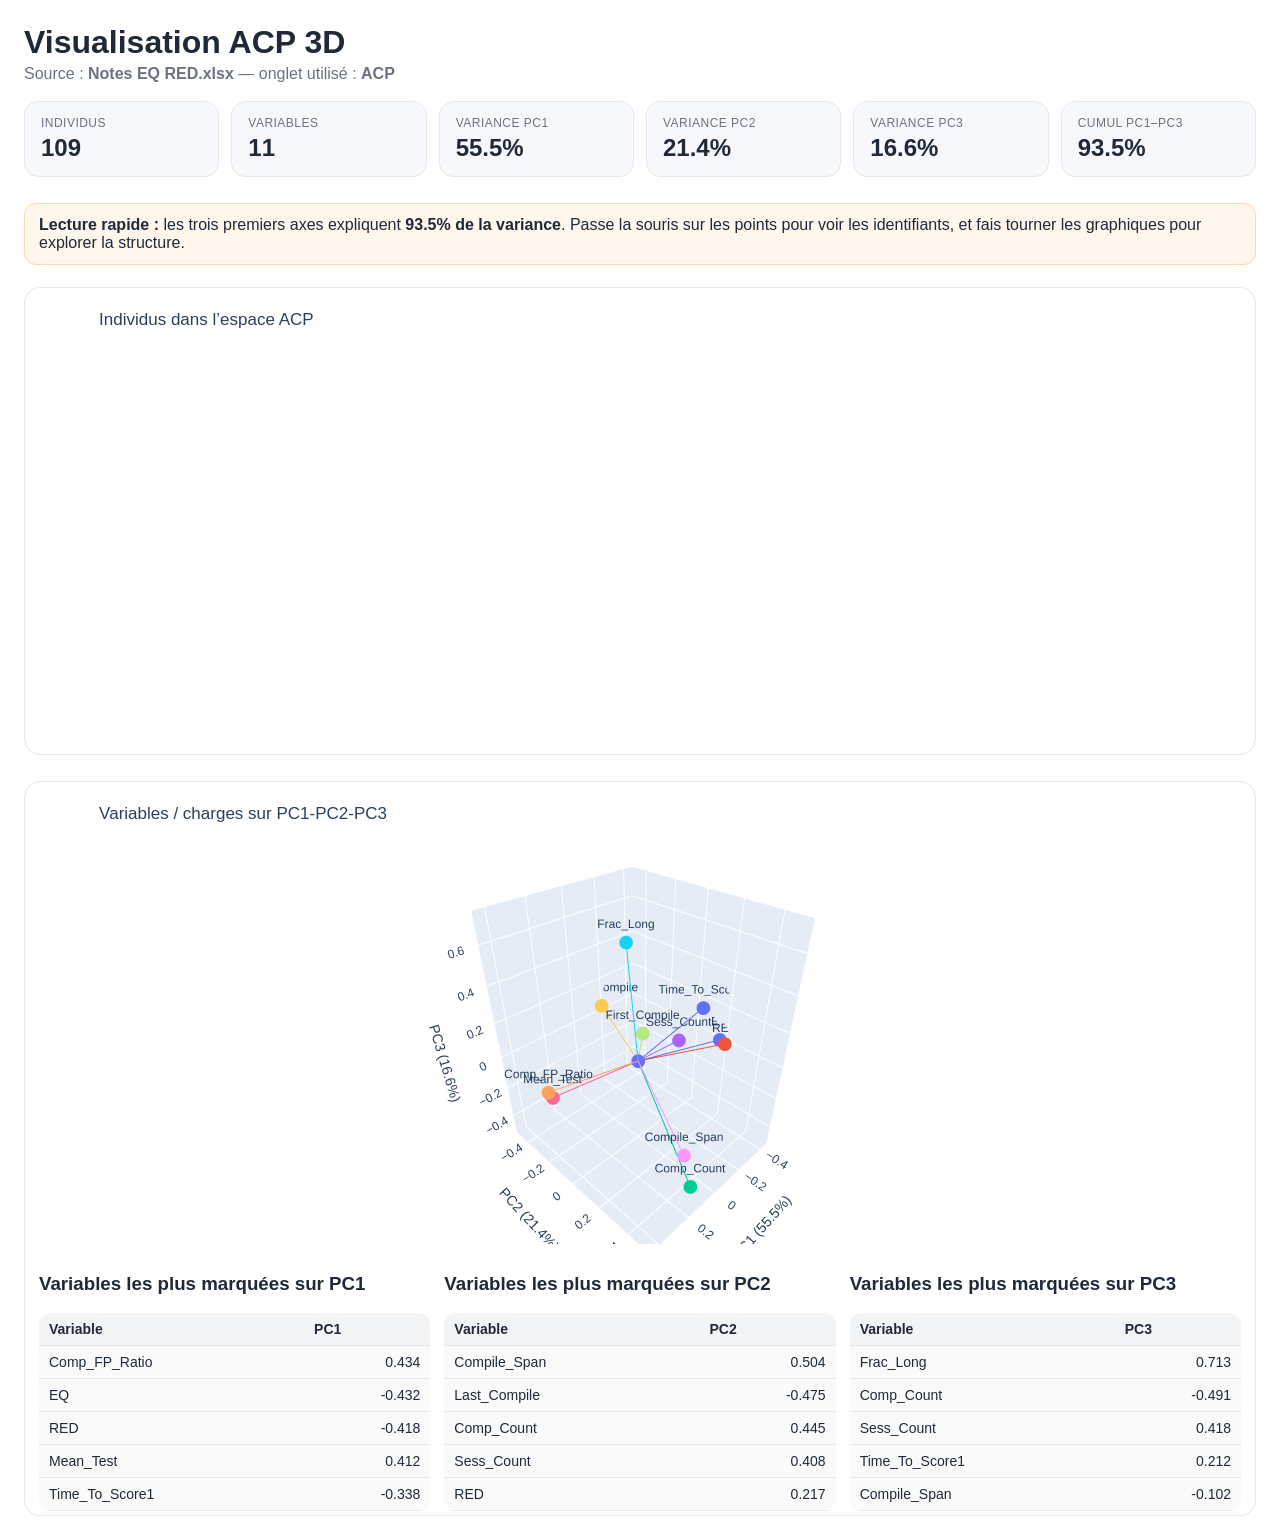
<file: Tools/visualisation_acp_3d.html>
<!DOCTYPE html>
<html lang="fr">
<head>
  <meta charset="utf-8">
  <title>Visualisation ACP — Notes EQ RED (6).xlsx</title>
  <script src="https://cdn.plot.ly/plotly-2.32.0.min.js"></script>
  <style>
    body {
      font-family: Inter, Arial, sans-serif;
      margin: 24px;
      color: #1f2937;
      background: #ffffff;
    }
    h1 { margin-bottom: 4px; }
    .subtle { color: #6b7280; margin-top: 0; }
    .cards {
      display: grid;
      grid-template-columns: repeat(auto-fit, minmax(160px, 1fr));
      gap: 12px;
      margin: 18px 0 26px;
    }
    .card {
      background: #f7f8fb;
      border: 1px solid #e5e7eb;
      border-radius: 14px;
      padding: 14px 16px;
    }
    .label { font-size: 12px; color: #6b7280; text-transform: uppercase; letter-spacing: .04em; }
    .value { font-size: 24px; font-weight: 700; margin-top: 4px; }
    .grid {
      display: grid;
      grid-template-columns: 1fr;
      gap: 26px;
    }
    .panel {
      border: 1px solid #e5e7eb;
      border-radius: 16px;
      padding: 12px 14px 4px;
    }
    .tables {
      display: grid;
      grid-template-columns: repeat(auto-fit, minmax(220px, 1fr));
      gap: 14px;
      margin-top: 10px;
    }
    table {
      width: 100%;
      border-collapse: collapse;
      font-size: 14px;
      background: #fafafa;
      border-radius: 12px;
      overflow: hidden;
    }
    th, td {
      padding: 8px 10px;
      border-bottom: 1px solid #e5e7eb;
    }
    th {
      background: #f3f4f6;
      text-align: left;
    }
    .note {
      background: #fff7ed;
      border: 1px solid #fed7aa;
      border-radius: 12px;
      padding: 12px 14px;
      margin: 18px 0 22px;
    }
  </style>
</head>
<body>
  <h1>Visualisation ACP 3D</h1>
  <p class="subtle">Source : <b>Notes EQ RED.xlsx</b> — onglet utilisé : <b>ACP</b></p>

  
<div class="cards">
  <div class="card"><div class="label">Individus</div><div class="value">109</div></div>
  <div class="card"><div class="label">Variables</div><div class="value">11</div></div>
  <div class="card"><div class="label">Variance PC1</div><div class="value">55.5%</div></div>
  <div class="card"><div class="label">Variance PC2</div><div class="value">21.4%</div></div>
  <div class="card"><div class="label">Variance PC3</div><div class="value">16.6%</div></div>
  <div class="card"><div class="label">Cumul PC1–PC3</div><div class="value">93.5%</div></div>
</div>


  <div class="note">
    <b>Lecture rapide :</b> les trois premiers axes expliquent <b>93.5% de la variance</b>.
    Passe la souris sur les points pour voir les identifiants, et fais tourner les graphiques pour explorer la structure.
  </div>

  <div class="grid">
    <div class="panel">
      <div>                            <div id="16dde5df-466f-4de5-86d1-9fe91eab28d1" class="plotly-graph-div" style="height:100%; width:100%;"></div>            <script type="text/javascript">                window.PLOTLYENV=window.PLOTLYENV || {};                                if (document.getElementById("16dde5df-466f-4de5-86d1-9fe91eab28d1")) {                    Plotly.newPlot(                        "16dde5df-466f-4de5-86d1-9fe91eab28d1",                        [{"customdata":[["351cff49ce968bd6bb542470c3004131a5042932b5f2cb0e7ea8492770b77485",2.3225172587399645],["cef23c3f251969f778435219b38afa60f2e41b3927e82fa6d43de8c59f93f883",2.655871856732173],["c547e37e3c5d2add9a3cb5fdeecfbc779e0ee9d6a7dbb489c799cc94e7b9abd2",2.7024228069667413],["098d08de95d38eeec0842ad11e1e98d03c5afff456588f8ec0e9b2842aae39a3",3.0735214629706102],["b2c90b16a2864cf16993f00192cdb13ee656ac6cd53f745acd473a25224cd05d",4.947427619022537],["6a91389bf293538f8bfd1747ffc38730176f9e72e8ed7004fabc8cd25e69df6b",2.505952477445053],["93a7aef5296e288f3a39f8c1c0dcb8935c9657f5c87378408e5d1910444e7c70",2.6401421747356713],["76b0bf253c0d17b6f275cc641729eda42ebed851893da32c132515023ab1e4e1",1.191200565909033],["9323ada035535298a0de65f40698a45122446c861947978f1be17123ecf09a53",4.286588123258053],["bd41cbdc04707f80b319802470a1871b99d36766f9d020cc0f9a569a4d1bb54b",3.2501994862686505],["5c075290e921279538ad0cbf9786e8855bd2c7f97a066c94d059d313cb34273b",2.7609468665466927],["d9381190f981d16a88149206249465bb181ce58d6359562dea944f4d477363e3",2.338140677159525],["48f565383f47c6752893810686bd0c5f07fef08e34bc22a3f398d3b8c8db7c43",2.8410799625089753],["ca1b7797566e850c3e583a2fbda610a51d5504ca9b0d611a0a3e2770c912d52d",1.0260271070507834],["bee686e3fcc9f3886386d09a5bbd6f4779d852c8bb282b0b6185be70704d9207",3.18194324430465],["950ed53de307960251af3e387e595945da87494d2d2edf58b103f58f4ccfef78",3.1968811313610024],["7ce2ef889fd3931ddf910c65e58e6b626f658d713486152c54f9f8a0e6f37375",3.2046590490086464],["109c6e9ad83923fec425f5948621a620bad8efb25d507dbead8bcfa627bc55e6",2.8541261634589667],["e3d00c0bcfea6e4a68c5c4842d0bedac5e761cfa5be62ec60aae839f44a7f555",2.702395726910661],["091dc109aa58c7a670f4b61bc23df548fec73c05c7582dfb7c51f3a925d3618f",3.9119210239186835],["7854ad4022596904b137ebbb044e0bbbd2f590b0dac7f5a46d9991f3c049d647",4.38356715090644],["95e604186e18386f749a6d26e0868477c65803267b7c4d7bf606f77b8bbe1da4",2.2611960743440624],["fcf731e2be9a1377e7aed9c84be49e59ff2b3595fd86235d37d58011462b8fcf",4.215230408050431],["d981675479ab443031cba32f40c3dca9e031547c59346a4c0ea7c624c054d936",1.843201892062831],["ad1624c5c3a02a3a3b3dcb044b912998b64ca2e7cd54abe79476f86a41a3234b",3.5471779591862878],["8c496c831c776415f7491e6de8457bb88c62eefeff270c8e0dbec39b78b9413d",2.2260868958378515],["5e8589d4cd67c4b88f84e378d72875ccd07de5c9e20cc666bbf217de9d3567b4",2.876224873810461],["5d60fc4768a0d01e3d533d2d5353bdffb58877bc2971bc7053a54071fa4c2f49",2.094454163419911],["8630de5bd303be8b63ba99b787f0f5ed4422765c8917b234cb8a2af6b762ca1d",2.8866778221315244],["88faa9b4e525ea83f6efab60ae88469da5222f0b0f52c16c3af4e4763baa1daf",2.448539403138737],["fa7805c1d46ef49851de43750a665a993eef750b560159967106d3b96821759c",0.7516878441554047],["080e819b7f2ec7fdf5df10abc0092a6ae39db49584244ea555a9ce18c8d57c53",3.129124867335754],["effa5fafd71a87510e477792561dc4c6a0d7a624d93f5ee78db77ac7c2a41d63",2.801427582629078],["eefcecf5c7183df8d369a35df238dd9fd990564264dcadc7bafacbafbef888ac",4.880869379038431],["23d73ca299f02110f10fe0b18902fd2ea5ad124d3a061f110083353b3899c369",1.4981959988419404],["753b3dfbf00b265816877af61db67c39ee3fae2b4e0a7b8f387b5163ff85b1bc",3.6902717496971684],["bd7739509fa70c858197ea24926c2c696b797f60240eac8fe389b1d67ce663be",4.013107722955116],["cf13a4b65841c7dceb8412708517c5be0cdedb328ac511655c4a95ee813d548b",2.8913830684497683],["53b87d41de61b0eb5ef6562222f1f3bcd5b5ce1da053e57f47b6ed23d7aa8502",4.3264843528080625],["d24b87329bb09b449a89676a4e96858c289cdfad521c03fb9ce166a83aceb603",1.9751509437096193],["0973288c77f97c9245c444f90526bc6137bc40b48200197fd5bb6134f618f165",2.5264768691715744],["9181e670a018653889d5263448f199379588274b90c51348445093423b56396b",2.569535253048496],["0ff8e00eabc873cbfaa0832c3aa0e4a4b03e6f72593a71ecf7e5b2e4d0c82e06",3.0366812778880825],["fe48d6db483ac4bd61b017d826272e803a5ba40fca9dcc14ce181a1331e1fa18",4.02826040523549],["c8d01afd1e4a742fb48896441f92f6f4f1c21f02b0059b58f21e1c6efb099eb2",2.246811939125747],["d3f0d126711eb978e948a2cbeb9c2b2b0ffa79541fe717c41575d91f5e21aa61",2.8503431739413414],["f8461dec16e4e6cc62d1cadd424373bdf634bdc01764d3df74cd9fff9658baff",2.571464845312298],["4557b3c2bc31d36048e3c48befc7212d35b7d0d885d3d1f102c9060238b5090a",1.527824076588008],["33d11b837cec96010145671e6661210fd68f3004627f8929038256ca7a8d8ebf",1.7156757438204924],["60dc13afd9db46855db7cb4b46b2429c473ae61d93c867bb13914cc0ee137a78",1.8856180517633998],["0685c8001a43b03e0a155e1afa0c7bec2f4e82d24f7ce4843b25a441c45dd335",4.090885599641599],["6d7f68c6bb26c8342bf3a3e21bb30c4a24aa6ccd9d3319af32684e6641052dcd",2.227773371728821],["6b6e8c7036722d03a34126403e7106d3512a2d4b72bcd8bde651614e8ad42d7b",2.265454992285876],["aeff5cdc8c731a2b16beb6f260aeeca455401bc2ddb229aa87a464475f95b1ca",4.761595463591695],["69ea8e8a316c3f982db0286a71ca33c251b858994e27bb848e628967df9d15f9",5.531272876016966],["a000fa4903a3a8290435e1735ea6773bf2f2a14d1b5e564b6ab0e060b8e38688",2.2521901771888624],["89b998636f98304acf1f5a475b5fad130ac8020d521969a48412173d2ac0971f",2.6363578292379053],["23e416c6f9deb987ac8f8f136e8551133ba63c734122e2f82eaeec72b03bad9e",2.4111900579498085],["349cf265b30475874348c4e1b4520dc39d2668fe73f446cde11ed834aef06f6d",1.6716773225168189],["48002b47ecdcaeb4828400130c7d77959319f9ae612dfbd03a91f7422c093ac7",2.3331044720882086],["f837bce807410ac6f8b52fcee81a1ffaa2d7f77755861f2e6f2b482bff0f6fe9",4.651142337998806],["d87811d4a1e9ba86c382fda19de6f7d1ad04b42f8c0dceeb81cd7cafc1008ed8",1.6127327193267333],["95944dae06f4e15b8e63e41064092bc51db9f568df5abcdb866112b0a58a759a",3.8837307372741483],["ea47fdcc277117bd663900f36ab09bad41ea1af083ccbc63647b5838e1056ebc",2.952249823157417],["bfe01fd74f4a333b18002bc2d02ce800bee2e244cc59a5156ca3fcc5a0cdce00",2.4710725091791623],["345dad5114b3cd453211fb2463b2677b927fb8bed5528f041e0451dfd0f2dca2",1.9021609165814548],["22d436278c2d2678362e2b3102b5bfa9227eecad30f599801b730e0cc7acd1c6",3.8756812738218036],["2a9dda5adde456cb4c1ec3735fde1d4591c3b0780ef3d82b8c7fed613382e82f",1.7705071254849556],["aa3e744d9ea1bfef5bac5c29b695be41bbe453b6bf59bb5ff04d04fe3ddb9b7e",2.443040046164205],["e4380b18857e28837873b807b4ee2bee2e199a3536f56fb56fb5949de4c17a77",3.023719409664362],["cbdbb864a7b15c5903aa09adff018a3d184f25c250b86926a5bc3fd9d9169037",2.6351304841939043],["4082ac64b81101cbebcabd3b8b597bf7966896898674d507e118e3c0367ac800",4.989384729079428],["f1adcb66d665ecba393da1490aca01e322bebd658ae2ef41aadee9ec7106def2",3.244328954250324],["7026047c5e9f18234ed92d0bc1518a2a4944fc2a9a0bb90628e20b2d93e7f9ae",1.3721822076929142],["c38594bec27d288cfe5bd031cde0cff4c46de188336f74ff3f79854c88c65b00",1.987848280988265],["4d1ccd3b1393438168aeac88ee6d753d95c33c77fcc46afa13a5415a265323c2",1.439321578598056],["de14d69ecb05cea275dcf6a7cb707626315f3e81931958d7d7b15131368cf4d6",2.2978697803550574],["f421319a6d338f4c75d9ce493c2ab35aa31da5115a045fb9149446903d5f1141",1.3125363344288796],["db2e162c7c1734ed5a58abc1706b9efbbdadbd2ba5f77bea6911a1aabd5e0831",4.281948347351472],["570df8c7a9f77bb2889ba29eb35271e4e2340fd1709d075882800ac637643e15",4.845243592653005],["cec0a384f41fb2446aff0043657c7e32479dd58e701084dde0bcc28f161aa2b1",2.157270460883614],["2f002333e3ee078069a370adede771895a413b747a8039cfe1f8b6d5f579fcc5",2.0836224621195174],["125ae2e6409e498cf96017e4f7168a1612ea2f181a0ea99530cfafb7b3a64807",1.0696045329751553],["a35833a67176bfc8c1457633e2e41ffb5e4bf6aac7127377e8b9881caf1cf52e",3.023708156294354],["6dd7cb5359f54edb9eb0becd33d19118d3e93e266ef7644cf7b9ad2b9ed1262d",2.240338058712122],["f8dac969c272aabb2ba0adebac1b711f0f174a8288053069be5391c65bb027c3",2.0438993721954613],["453482ae02a485dd6eda2426eae4181835e1451a36229f550d4efb9d8a7a9470",2.75909572682881],["275839578ec60b5084d5e18fccb01310e9f1b78293cad00bec043945e0f3e629",2.9497275999783437],["73da0df025bd69a83446ff2c9628a7f2f1ff34bff9e343059e17e4d31a6218d3",4.314742443883412],["438f91a3a02080977006d5b4ee2c29f6e0d0b58e848dc92712f3982a1449f481",2.6288560007185633],["b2739ffce4a91e9880373035f1a135a3772577ebe8a9e985482de17ccedccefd",2.4118322287706913],["322817f4854f2f71b85db9d2e7c04e4a44c91ea866c689f277a658abc7d22b12",2.4841271137824252],["8dd7d47134248a03ffb88fe97e5ab8501d976a5d539ff01c30727b79ede1424f",3.094631883788765],["40c1d250c97702986524dae1c4014dbac4abddab4fbfd395737f4e2fe64a247d",2.408699889749032],["d46637522853433efdf1806e2e5336c312d5ba0ff0a32b80468e96b8abf11c04",2.1593472404486036],["bb0c30cc3cd79a7b954b6a58338b43ab5c258562b868a12e26fa432eed432da9",3.340819818735964],["fcc829e7dd1db87335c46064982f06853c8a5c39399202b284952458b04f0d5d",1.2958428882939474],["7018f9f84b61c5801779302689a34fef5b2e9d95f52479d9ef486efda2e55c21",3.3447031005039896],["86d73054aa9c80dbfbfce326489454f67087052ce0720f75ec87b849d851ce2b",2.564202263033281],["8535ef1089f557f019e2fa787114fa1819dadf2106ea8f0b82f86e57f914ea2d",1.1064334521714354],["3d85bc081b5cbae4e23792cd67c1c0fd9af811e86418a20d777c3fbe812ba910",3.0670692759670426],["a1a57315af0421443e73ff39f4cc4afaabfb05e5c435fafd3504fd91ab223453",4.791113770991981],["aff3f9448ca917cc6f9b0fa8f92a2dadcee4f890337259421ce866e71ff22c49",1.0806834619739492],["78cb6709ef3e4aa9ec5148bce49e841e9a6257b64dff512fdffde18f1e1fcd14",2.5527867467424694],["519b74a02a32927ee8af772a01038d36736eb2aaeb604f8a15719710d72ccc04",2.7787535603072113],["6b689d246c11ea35bf66a151aa4d7d83d1e1b11f9f3a3876c5d609048ea310f8",0.7043567274733734],["155464e7a35faffd6b3b4f2e6b757098204e8a24221641b58ee8156acfd2e1fc",1.453370142953611],["a1437f4d7c5982c950cc3bb1cfab162aa1470eb7263b45d865b404015088558b",2.7792903693103033],["4225b96eae6636e51ed4b87746263b9e5d0e927d67326324fbf1544230fa6fb8",1.7931410213825907]],"hovertemplate":"\u003cb\u003e%{hovertext}\u003c\u002fb\u003e\u003cbr\u003e\u003cbr\u003ePC1=%{x:.3f}\u003cbr\u003ePC2=%{y:.3f}\u003cbr\u003ePC3=%{z:.3f}\u003cbr\u003eSubjectID=%{customdata[0]}\u003cbr\u003eDistance=%{marker.color:.3f}\u003cextra\u003e\u003c\u002fextra\u003e","hovertext":["351cff49ce…","cef23c3f25…","c547e37e3c…","098d08de95…","b2c90b16a2…","6a91389bf2…","93a7aef529…","76b0bf253c…","9323ada035…","bd41cbdc04…","5c075290e9…","d9381190f9…","48f565383f…","ca1b779756…","bee686e3fc…","950ed53de3…","7ce2ef889f…","109c6e9ad8…","e3d00c0bcf…","091dc109aa…","7854ad4022…","95e604186e…","fcf731e2be…","d981675479…","ad1624c5c3…","8c496c831c…","5e8589d4cd…","5d60fc4768…","8630de5bd3…","88faa9b4e5…","fa7805c1d4…","080e819b7f…","effa5fafd7…","eefcecf5c7…","23d73ca299…","753b3dfbf0…","bd7739509f…","cf13a4b658…","53b87d41de…","d24b87329b…","0973288c77…","9181e670a0…","0ff8e00eab…","fe48d6db48…","c8d01afd1e…","d3f0d12671…","f8461dec16…","4557b3c2bc…","33d11b837c…","60dc13afd9…","0685c8001a…","6d7f68c6bb…","6b6e8c7036…","aeff5cdc8c…","69ea8e8a31…","a000fa4903…","89b998636f…","23e416c6f9…","349cf265b3…","48002b47ec…","f837bce807…","d87811d4a1…","95944dae06…","ea47fdcc27…","bfe01fd74f…","345dad5114…","22d436278c…","2a9dda5add…","aa3e744d9e…","e4380b1885…","cbdbb864a7…","4082ac64b8…","f1adcb66d6…","7026047c5e…","c38594bec2…","4d1ccd3b13…","de14d69ecb…","f421319a6d…","db2e162c7c…","570df8c7a9…","cec0a384f4…","2f002333e3…","125ae2e640…","a35833a671…","6dd7cb5359…","f8dac969c2…","453482ae02…","275839578e…","73da0df025…","438f91a3a0…","b2739ffce4…","322817f485…","8dd7d47134…","40c1d250c9…","d466375228…","bb0c30cc3c…","fcc829e7dd…","7018f9f84b…","86d73054aa…","8535ef1089…","3d85bc081b…","a1a57315af…","aff3f9448c…","78cb6709ef…","519b74a02a…","6b689d246c…","155464e7a3…","a1437f4d7c…","4225b96eae…"],"legendgroup":"","marker":{"color":{"dtype":"f8","bdata":"QXi17YOUAkB5QHi+OT8FQOkXP9mPngVATxq4a5KWCECjHTx3KsoTQEin\u002f88wDARAfj1K3AIfBUBV5RhTKA\u002fzP+xCY1t3JRFAtP+XlmgACkBofo5PaxYGQJbHbhmDtAJAKmCiIYi6BkBQe1lmm2rwPwQi4KiedAlA7igjajaTCUCulJJIJKMJQLW2FRlA1QZAlXOfpoGeBUDoH\u002fI\u002fnUsPQCvaw9PFiBFA7jWp9+0WAkCwuS5cZdwQQOdcZUTBff0\u002fhWB+1p5gDED+a32lBs8BQEipxy+CAgdAYOA2L3HBAECwJcGK6hcHQPyVm9OblgNAuFduqtMN6D+PdVKecggJQKkITN1SaQZAUhJcnwKGE0ATYyBenPj3P5Jq8jGthQ1ARKtlHGwNEEBdmTlyjSEHQIzdB+pRThFAdVc+4Dea\u002fz8AijmBOTYEQFgZrn9ojgRACT3HjR9LCEBVCLFL8BwQQJx1tol4+QFAo6PTuIDNBkCucCspXJIEQFHKr6j3cfg\u002f6P2jaGhz+z\u002f4IpHVfSv+P1SNWB0RXRBArMxz2HrSAUATbPPdph8CQBaiY67fCxNAm\u002fou\u002fwUgFkBaMJtIfAQCQPgKCcZCFwVAna1aAx5KA0AWy1q4ML\u002f6P18pbq0yqgJAwPuaDsWaEkDTKOvSwM35P95\u002fuGvhEQ9AwqnAJzWeB0DYwOepwcQDQNElB0lAb\u002f4\u002fLkYGL2UBD0CGr5RH\u002f1P8P6y\u002faJRYiwNAlk9GzZMwCECXcZJKvxQFQFs7OkUh9RNAp8QfvWL0CUA5G6NUdfT1PxcSxP85zv8\u002fhxdIEHYH9z\u002fAuyiNCWICQKvwchkmAPU\u002friRMEbcgEUCPZE6Jh2ETQMv58AMXQgFAVx3gQEKrAECfgYykGR3xPy923+aNMAhAtzgxXDbsAUDPJ\u002f\u002fp51kAQM4aysegEgZA3B+wyAqZB0DJkdzXS0IRQC\u002fWp6flBwVAPxIQsm5LA0BKa0YJft8DQMFAcFzOwQhApM6icgRFA0AQepPYV0YBQJxlur3\u002fuQpAgaCfwMW79D+b9Puy88EKQAF14Hl8gwRAWG1EkPOz8T8\u002fwtadW4kIQJxNd7oZKhNARxnovXpK8T9\u002fXjd1G2wEQOZNiSXjOgZANeemHheK5j9nfw8NAUH3P0E00pb8OwZAqkS\u002fo7Sw\u002fD8="},"coloraxis":"coloraxis","symbol":"circle","size":5},"mode":"markers","name":"","scene":"scene","showlegend":false,"x":{"dtype":"f8","bdata":"Ss\u002f0EmOZnr\u002fWARB39WryP\u002foLPWL0\u002fAHACtY4m46A+D+xwcJJmp8NQEEpWrkXOAJAi8HDtG9u5j9Lk1LQ7SXgP275SEp6uA\u002fAKNcUyOws4r8vF\u002fGdmHX9Pzkn9tA+Vsy\u002fMdP2r6y05L\u002fQJodPOpG8v3aIf9jSI\u002f8\u002fsiyY+KNoAkBVppiDoOMHQCmYMQVr3ABArz+Jz50gBUCCjla1pGMMQHke3J21OwvAJa\u002fOMSB7ub\u002fQfqSIDAsQwHALluoCXv2\u002fgCctXFYhCUBubeF5qdj9P\u002fhUTntKDgZAGLX7VYCv8z9gyVUsfhP5v8oxWdx\u002fZNc\u002f\u002fG1PkNhu4r+T\u002fIhfsSYEwPvMWZ9yDPw\u002fj41AvK4vE8Df+xu0V1\u002fzP87drpemiAVAPnWsUnpGDsDhCFIpdrTzv7PttDUiGM8\u002fHXQJh95i7b84vCAiNS37P7U0t0JYzfI\u002fhnMNMzQeAUAKnkKu1DMPwEMaFTjZBuE\u002fvRx23zG8BkAuq7AZ4ILjv7uYZrrXCfa\u002f4xk09E8w+j+9GwsKgzL9P09AE2HDE\u002f8\u002fnbtdL00R47+SdM3km23vP0TEzalkgA\u002fAoik7\u002faA+EEADJJpAEYvOv\u002f6Bctu+R+m\u002fXTXPEfkuxb91WUxsPi70P+yIQzaQ7vU\u002f1zTvOEUnCcCJ0t7gCxPsP8ct5ueGpvU\u002fokRLHk9rAkBpO6buyi7wvxdmoZ3TrO8\u002fg2vu6H95B0DcYn5uaEruP6NzforjAPQ\u002fjbRU3o7QAMCZvAFmvgP3P05+i06WahPAFHXmHhL++j9FSUikbXzxv4F6M2q+yvo\u002fsmZkkLsI2L\u002fyBwPPvcf6P0olPKHXH\u002fI\u002fK9uHvOVqBcAP0egOYucSwF4QkZp2Mfc\u002f29\u002fZHr3h1b9iaeBHNeziv\u002fCJdap8DwTAA2A8g4Z+7L+UpGsm3+zxv7DG2XQEcIM\u002fvTeGAOB4B0AOoN\u002f3b\u002f4PwBu+hXXj3eE\u002f6\u002f8c5ssL8z\u002f5akdxjjoDQEgZcQFo9ADAIqev52vW+D+gwhGkUuzVv8CxZ89lSgjA4xjJHqEm8T90fR8OEqIJwPRsVn2uNgHAHNE96xot8L+y1eWUgJgBQIuNeR1xGBPAC3pvDAHA8L8QecvVj40DwGB4JclzvQPA9iUbD7ZY4j9qMuNtpdfQP\u002fInKhvWFPk\u002f39416Etv6r8="},"y":{"dtype":"f8","bdata":"Im3jT1S2\u002f7+dg2dCk0T3P\u002fT8aaM63fS\u002fnkDYKVatAMDdJ0cBosAHQPG3PUFiu+6\u002ftFcfD333A0CG56ViYx7xv1T9SufDs9g\u002fWRmNfF4xCcBmFTYDXHAAQJrS+lsCsADAuJBHcCPlAkCWdmouN5jrvwCQEyaM5gHABP9byY6N8r\u002fECrd8JCXuP8LZrWUynO2\u002ffxMKEXAIw7+2gNB6+LL4PzihEAGH0ARA0CfyJOnaAUCLbr2mB0XxP\u002fjDz38PXpu\u002f1uO+1Tpx4D9ATwMGSR\u002flv87F3\u002fYECeM\u002fSx3k9WCS+T9PyTmxh\u002fb+Pz8fZcQFQAHAYCFzZVBt0z9+U1ipoOL8v\u002fbsuUxNwvM\u002fCkyndRtU7L9LV7CNeDLsP9zz\u002fGmjuvE\u002fVMkAUMVN9b82PL1SloEEwOj4aHHGUAhAUtFY+ztb8b+gwhGkUqzyv1YMVwdAXOg\u002fU1vqIK+H+b+GWtO84xTwv0zirIiaCABAbAVNS6yMxL+tNZTai6j3PxaInpRJDeM\u002fMXvZdtoa4L+OsKiI00naPzCd1m1QGwzAKPBOPj12AMBxr8xbdd39vx0ewvhp3Le\u002fWixF8pVAur80K9uHvCX6P3sTQ3IysQPAYCLeOv\u002f2\u002fT\u002fa\u002fwBr1W7xvwg9m1Wfq6U\u002fI6RuZ195BkC3Qe23duL0P1piZTTyeQzAzhlR2ht857\u002frHtlcNY8BwKfK94xEaPg\u002fjEtV2uIa9D+3fY\u002f66xVWv90jm6vmmQBAHLEWnwIgAcAVU+knnF38vy5Yqgt42fG\u002fJNbiUwCsAMCvXkVGByTnv8pPqn06HtM\u002fKCob1lRW8T81RYDTu3jhP3\u002fC2a1lMto\u002fFjPC24NwCkAjpG5nXznwv3+8V61MuPI\u002fn5JzYg9t+T8NVTGVfkLoP4E\u002f\u002fPz3YPq\u002fuhPsv85NAEAPfuIA+r34P3BCIQIOoQXAz2dAvRk1r79Tr1sExvr3PycTtwpiAATAcuDVcmcm9D8J\u002fyJozCTjv+FfBI2ZxABASKZDp+fd8T8B3CxeLEwAQKt3uB0a1vW\u002fnx9GCI82tj8s8uuH2GDrv3yBWaFI9+M\u002fq+rld5rMyL9p4Ec17Hf6v9RGdTqQ9dC\u002fhnR4COOnkb9gkV8\u002fxAbTPzOmYI2z6eY\u002fMIFbd\u002fNU17\u002feOZShKubzv095dCMsqvG\u002fsvLLYIxI+b8="},"z":{"dtype":"f8","bdata":"djI4Sl5d8z+BzM6id2r+v6phvyfWqee\u002foDNpU3WP+j8P1v85zFf2P1q3Qe23dtq\u002foUliSbn73z9nKVlOQunBv2nEzD6PUfk\u002fNKFJYkk54r+QgxJm2v65Py0+BcB4hvC\u002f1ZelnZoL978JpMSu7W3hvyEGuvYFdPK\u002fIsSVs3dG\u002fj+6aTNOQ9TlvxFxcyoZAPu\u002f6pYd4h+24T9ZwARu3U3iv9fbZirEo+0\u002fNez3xDpV1r\u002fR56OMuADnP5PH0\u002fIDV8W\u002f02cHXFcM+T8gfZOmQVHwP1mJeVbSCuK\u002fvHoVGR0Q4r80ngjiPFz3P8DtCRLbnfG\u002fM1TFVPoJ2L+6o\u002f\u002flWrTbv2QjEK\u002fr1\u002fy\u002fOBJosKnzxj8tXiwMkdOnvxmSk4lbJQJAzQTDuYYZuj+tMH2vIbjgv14robskjgjANQcI5ujx9T9LAP4pVWL3vxebVgqBPAHANj0oKEUr97+QSxx5ILKwP8U7wJMWruu\u002f3JvfMNEgw79BvK5fsBsAwFZKz\u002fQSY9K\u002fCtejcD0Ku7+rXRPSGoPOvzcAGxAhLum\u002fhLweTIqP479AoDNpU3XqPxq\u002f8EqSZwVAoiWPp+UHDkCfrBiuDoD4P7r0L0lliuC\u002f4lzDDI0n+L\u002fIfat14nLAPxw\u002fVBoxM\u002f4\u002fui784Hxq\u002fz\u002fltKfknNjWv83n3O16aei\u002f5Smr6Xoi+7\u002f6uaEpO33gv12\u002fYDds2+G\u002fm1jgK7qVAUAc8PlhhPD3v9HrT+JzJ9Q\u002fJlKazeMw2L+ie9Y1Wg71vz3RdeEH59I\u002f\u002f5Hp0Ok5\u002fT+HiQYpeAraP8K9Mm\u002fVdfA\u002fhc5r7BLV67+qSIWxhaD3P2XDmsqisOC\u002fz\u002fkpjgOv3z+byMwFLo\u002fVP9Wytb5IaPE\u002f1QYnol\u002fb9L\u002fy7shYbf7dv\u002fabielCrNe\u002f9zsUBfpE0b81QdR9AFLnv9nNjH40nOG\u002fbcg\u002fM4gP0z87Oq5GdqXjPyQnE7cK4uK\u002fd9zwu+nW+j9ntiv0wTLIP5FhFW9knuo\u002fHlA25Qpv97\u002fsMZHSbB7kP6t14nK8AtI\u002fSwD+KVUi5z9xIY\u002fgRsrbv9TS3Aph9fM\u002f4ExMF2L12T8e4h+29Kj1PxJpG3+istM\u002fo61KIvsg0T+fru5YbJPlv3OdRloq7\u002fC\u002fJxdjYB3Hxz88Ei9P54rmv9o6ONibGABAyy2thsQ9yD8="},"type":"scatter3d"}],                        {"template":{"data":{"histogram2dcontour":[{"type":"histogram2dcontour","colorbar":{"outlinewidth":0,"ticks":""},"colorscale":[[0.0,"#0d0887"],[0.1111111111111111,"#46039f"],[0.2222222222222222,"#7201a8"],[0.3333333333333333,"#9c179e"],[0.4444444444444444,"#bd3786"],[0.5555555555555556,"#d8576b"],[0.6666666666666666,"#ed7953"],[0.7777777777777778,"#fb9f3a"],[0.8888888888888888,"#fdca26"],[1.0,"#f0f921"]]}],"choropleth":[{"type":"choropleth","colorbar":{"outlinewidth":0,"ticks":""}}],"histogram2d":[{"type":"histogram2d","colorbar":{"outlinewidth":0,"ticks":""},"colorscale":[[0.0,"#0d0887"],[0.1111111111111111,"#46039f"],[0.2222222222222222,"#7201a8"],[0.3333333333333333,"#9c179e"],[0.4444444444444444,"#bd3786"],[0.5555555555555556,"#d8576b"],[0.6666666666666666,"#ed7953"],[0.7777777777777778,"#fb9f3a"],[0.8888888888888888,"#fdca26"],[1.0,"#f0f921"]]}],"heatmap":[{"type":"heatmap","colorbar":{"outlinewidth":0,"ticks":""},"colorscale":[[0.0,"#0d0887"],[0.1111111111111111,"#46039f"],[0.2222222222222222,"#7201a8"],[0.3333333333333333,"#9c179e"],[0.4444444444444444,"#bd3786"],[0.5555555555555556,"#d8576b"],[0.6666666666666666,"#ed7953"],[0.7777777777777778,"#fb9f3a"],[0.8888888888888888,"#fdca26"],[1.0,"#f0f921"]]}],"contourcarpet":[{"type":"contourcarpet","colorbar":{"outlinewidth":0,"ticks":""}}],"contour":[{"type":"contour","colorbar":{"outlinewidth":0,"ticks":""},"colorscale":[[0.0,"#0d0887"],[0.1111111111111111,"#46039f"],[0.2222222222222222,"#7201a8"],[0.3333333333333333,"#9c179e"],[0.4444444444444444,"#bd3786"],[0.5555555555555556,"#d8576b"],[0.6666666666666666,"#ed7953"],[0.7777777777777778,"#fb9f3a"],[0.8888888888888888,"#fdca26"],[1.0,"#f0f921"]]}],"surface":[{"type":"surface","colorbar":{"outlinewidth":0,"ticks":""},"colorscale":[[0.0,"#0d0887"],[0.1111111111111111,"#46039f"],[0.2222222222222222,"#7201a8"],[0.3333333333333333,"#9c179e"],[0.4444444444444444,"#bd3786"],[0.5555555555555556,"#d8576b"],[0.6666666666666666,"#ed7953"],[0.7777777777777778,"#fb9f3a"],[0.8888888888888888,"#fdca26"],[1.0,"#f0f921"]]}],"mesh3d":[{"type":"mesh3d","colorbar":{"outlinewidth":0,"ticks":""}}],"scatter":[{"fillpattern":{"fillmode":"overlay","size":10,"solidity":0.2},"type":"scatter"}],"parcoords":[{"type":"parcoords","line":{"colorbar":{"outlinewidth":0,"ticks":""}}}],"scatterpolargl":[{"type":"scatterpolargl","marker":{"colorbar":{"outlinewidth":0,"ticks":""}}}],"bar":[{"error_x":{"color":"#2a3f5f"},"error_y":{"color":"#2a3f5f"},"marker":{"line":{"color":"#E5ECF6","width":0.5},"pattern":{"fillmode":"overlay","size":10,"solidity":0.2}},"type":"bar"}],"scattergeo":[{"type":"scattergeo","marker":{"colorbar":{"outlinewidth":0,"ticks":""}}}],"scatterpolar":[{"type":"scatterpolar","marker":{"colorbar":{"outlinewidth":0,"ticks":""}}}],"histogram":[{"marker":{"pattern":{"fillmode":"overlay","size":10,"solidity":0.2}},"type":"histogram"}],"scattergl":[{"type":"scattergl","marker":{"colorbar":{"outlinewidth":0,"ticks":""}}}],"scatter3d":[{"type":"scatter3d","line":{"colorbar":{"outlinewidth":0,"ticks":""}},"marker":{"colorbar":{"outlinewidth":0,"ticks":""}}}],"scattermap":[{"type":"scattermap","marker":{"colorbar":{"outlinewidth":0,"ticks":""}}}],"scattermapbox":[{"type":"scattermapbox","marker":{"colorbar":{"outlinewidth":0,"ticks":""}}}],"scatterternary":[{"type":"scatterternary","marker":{"colorbar":{"outlinewidth":0,"ticks":""}}}],"scattercarpet":[{"type":"scattercarpet","marker":{"colorbar":{"outlinewidth":0,"ticks":""}}}],"carpet":[{"aaxis":{"endlinecolor":"#2a3f5f","gridcolor":"white","linecolor":"white","minorgridcolor":"white","startlinecolor":"#2a3f5f"},"baxis":{"endlinecolor":"#2a3f5f","gridcolor":"white","linecolor":"white","minorgridcolor":"white","startlinecolor":"#2a3f5f"},"type":"carpet"}],"table":[{"cells":{"fill":{"color":"#EBF0F8"},"line":{"color":"white"}},"header":{"fill":{"color":"#C8D4E3"},"line":{"color":"white"}},"type":"table"}],"barpolar":[{"marker":{"line":{"color":"#E5ECF6","width":0.5},"pattern":{"fillmode":"overlay","size":10,"solidity":0.2}},"type":"barpolar"}],"pie":[{"automargin":true,"type":"pie"}]},"layout":{"autotypenumbers":"strict","colorway":["#636efa","#EF553B","#00cc96","#ab63fa","#FFA15A","#19d3f3","#FF6692","#B6E880","#FF97FF","#FECB52"],"font":{"color":"#2a3f5f"},"hovermode":"closest","hoverlabel":{"align":"left"},"paper_bgcolor":"white","plot_bgcolor":"#E5ECF6","polar":{"bgcolor":"#E5ECF6","angularaxis":{"gridcolor":"white","linecolor":"white","ticks":""},"radialaxis":{"gridcolor":"white","linecolor":"white","ticks":""}},"ternary":{"bgcolor":"#E5ECF6","aaxis":{"gridcolor":"white","linecolor":"white","ticks":""},"baxis":{"gridcolor":"white","linecolor":"white","ticks":""},"caxis":{"gridcolor":"white","linecolor":"white","ticks":""}},"coloraxis":{"colorbar":{"outlinewidth":0,"ticks":""}},"colorscale":{"sequential":[[0.0,"#0d0887"],[0.1111111111111111,"#46039f"],[0.2222222222222222,"#7201a8"],[0.3333333333333333,"#9c179e"],[0.4444444444444444,"#bd3786"],[0.5555555555555556,"#d8576b"],[0.6666666666666666,"#ed7953"],[0.7777777777777778,"#fb9f3a"],[0.8888888888888888,"#fdca26"],[1.0,"#f0f921"]],"sequentialminus":[[0.0,"#0d0887"],[0.1111111111111111,"#46039f"],[0.2222222222222222,"#7201a8"],[0.3333333333333333,"#9c179e"],[0.4444444444444444,"#bd3786"],[0.5555555555555556,"#d8576b"],[0.6666666666666666,"#ed7953"],[0.7777777777777778,"#fb9f3a"],[0.8888888888888888,"#fdca26"],[1.0,"#f0f921"]],"diverging":[[0,"#8e0152"],[0.1,"#c51b7d"],[0.2,"#de77ae"],[0.3,"#f1b6da"],[0.4,"#fde0ef"],[0.5,"#f7f7f7"],[0.6,"#e6f5d0"],[0.7,"#b8e186"],[0.8,"#7fbc41"],[0.9,"#4d9221"],[1,"#276419"]]},"xaxis":{"gridcolor":"white","linecolor":"white","ticks":"","title":{"standoff":15},"zerolinecolor":"white","automargin":true,"zerolinewidth":2},"yaxis":{"gridcolor":"white","linecolor":"white","ticks":"","title":{"standoff":15},"zerolinecolor":"white","automargin":true,"zerolinewidth":2},"scene":{"xaxis":{"backgroundcolor":"#E5ECF6","gridcolor":"white","linecolor":"white","showbackground":true,"ticks":"","zerolinecolor":"white","gridwidth":2},"yaxis":{"backgroundcolor":"#E5ECF6","gridcolor":"white","linecolor":"white","showbackground":true,"ticks":"","zerolinecolor":"white","gridwidth":2},"zaxis":{"backgroundcolor":"#E5ECF6","gridcolor":"white","linecolor":"white","showbackground":true,"ticks":"","zerolinecolor":"white","gridwidth":2}},"shapedefaults":{"line":{"color":"#2a3f5f"}},"annotationdefaults":{"arrowcolor":"#2a3f5f","arrowhead":0,"arrowwidth":1},"geo":{"bgcolor":"white","landcolor":"#E5ECF6","subunitcolor":"white","showland":true,"showlakes":true,"lakecolor":"white"},"title":{"x":0.05},"mapbox":{"style":"light"}}},"scene":{"domain":{"x":[0.0,1.0],"y":[0.0,1.0]},"xaxis":{"title":{"text":"PC1 (55.5%)"}},"yaxis":{"title":{"text":"PC2 (21.4%)"}},"zaxis":{"title":{"text":"PC3 (16.6%)"}}},"coloraxis":{"colorbar":{"title":{"text":"Distance"}},"colorscale":[[0.0,"#0d0887"],[0.1111111111111111,"#46039f"],[0.2222222222222222,"#7201a8"],[0.3333333333333333,"#9c179e"],[0.4444444444444444,"#bd3786"],[0.5555555555555556,"#d8576b"],[0.6666666666666666,"#ed7953"],[0.7777777777777778,"#fb9f3a"],[0.8888888888888888,"#fdca26"],[1.0,"#f0f921"]]},"legend":{"tracegroupgap":0},"title":{"text":"Individus dans l’espace ACP"},"margin":{"l":0,"r":0,"t":50,"b":0}},                        {"responsive": true}                    )                };            </script>        </div>
    </div>

    <div class="panel">
      <div>                            <div id="6955a03d-898d-4297-969e-d96a5f11a26c" class="plotly-graph-div" style="height:100%; width:100%;"></div>            <script type="text/javascript">                window.PLOTLYENV=window.PLOTLYENV || {};                                if (document.getElementById("6955a03d-898d-4297-969e-d96a5f11a26c")) {                    Plotly.newPlot(                        "6955a03d-898d-4297-969e-d96a5f11a26c",                        [{"hovertemplate":"\u003cb\u003eEQ\u003c\u002fb\u003e\u003cbr\u003ePC1=%{x:.3f}\u003cbr\u003ePC2=%{y:.3f}\u003cbr\u003ePC3=%{z:.3f}\u003cextra\u003e\u003c\u002fextra\u003e","mode":"lines+markers+text","showlegend":false,"text":[null,"EQ"],"textposition":"top center","x":[0,-0.431646],"y":[0,0.174252],"z":[0,0.00148],"type":"scatter3d"},{"hovertemplate":"\u003cb\u003eRED\u003c\u002fb\u003e\u003cbr\u003ePC1=%{x:.3f}\u003cbr\u003ePC2=%{y:.3f}\u003cbr\u003ePC3=%{z:.3f}\u003cextra\u003e\u003c\u002fextra\u003e","mode":"lines+markers+text","showlegend":false,"text":[null,"RED"],"textposition":"top center","x":[0,-0.418496],"y":[0,0.216821],"z":[0,0.002425],"type":"scatter3d"},{"hovertemplate":"\u003cb\u003eComp_Count\u003c\u002fb\u003e\u003cbr\u003ePC1=%{x:.3f}\u003cbr\u003ePC2=%{y:.3f}\u003cbr\u003ePC3=%{z:.3f}\u003cextra\u003e\u003c\u002fextra\u003e","mode":"lines+markers+text","showlegend":false,"text":[null,"Comp_Count"],"textposition":"top center","x":[0,0.082779],"y":[0,0.444647],"z":[0,-0.490926],"type":"scatter3d"},{"hovertemplate":"\u003cb\u003eSess_Count\u003c\u002fb\u003e\u003cbr\u003ePC1=%{x:.3f}\u003cbr\u003ePC2=%{y:.3f}\u003cbr\u003ePC3=%{z:.3f}\u003cextra\u003e\u003c\u002fextra\u003e","mode":"lines+markers+text","showlegend":false,"text":[null,"Sess_Count"],"textposition":"top center","x":[0,0.18883],"y":[0,0.407677],"z":[0,0.418443],"type":"scatter3d"},{"hovertemplate":"\u003cb\u003eComp_FP_Ratio\u003c\u002fb\u003e\u003cbr\u003ePC1=%{x:.3f}\u003cbr\u003ePC2=%{y:.3f}\u003cbr\u003ePC3=%{z:.3f}\u003cextra\u003e\u003c\u002fextra\u003e","mode":"lines+markers+text","showlegend":false,"text":[null,"Comp_FP_Ratio"],"textposition":"top center","x":[0,0.434421],"y":[0,-0.155364],"z":[0,-0.034428],"type":"scatter3d"},{"hovertemplate":"\u003cb\u003eFrac_Long\u003c\u002fb\u003e\u003cbr\u003ePC1=%{x:.3f}\u003cbr\u003ePC2=%{y:.3f}\u003cbr\u003ePC3=%{z:.3f}\u003cextra\u003e\u003c\u002fextra\u003e","mode":"lines+markers+text","showlegend":false,"text":[null,"Frac_Long"],"textposition":"top center","x":[0,0.173484],"y":[0,0.11256],"z":[0,0.713375],"type":"scatter3d"},{"hovertemplate":"\u003cb\u003eMean_Test\u003c\u002fb\u003e\u003cbr\u003ePC1=%{x:.3f}\u003cbr\u003ePC2=%{y:.3f}\u003cbr\u003ePC3=%{z:.3f}\u003cextra\u003e\u003c\u002fextra\u003e","mode":"lines+markers+text","showlegend":false,"text":[null,"Mean_Test"],"textposition":"top center","x":[0,0.412434],"y":[0,-0.158855],"z":[0,-0.082383],"type":"scatter3d"},{"hovertemplate":"\u003cb\u003eFirst_Compile\u003c\u002fb\u003e\u003cbr\u003ePC1=%{x:.3f}\u003cbr\u003ePC2=%{y:.3f}\u003cbr\u003ePC3=%{z:.3f}\u003cextra\u003e\u003c\u002fextra\u003e","mode":"lines+markers+text","showlegend":false,"text":[null,"First_Compile"],"textposition":"top center","x":[0,-0.086295],"y":[0,-0.053273],"z":[0,0.098109],"type":"scatter3d"},{"hovertemplate":"\u003cb\u003eCompile_Span\u003c\u002fb\u003e\u003cbr\u003ePC1=%{x:.3f}\u003cbr\u003ePC2=%{y:.3f}\u003cbr\u003ePC3=%{z:.3f}\u003cextra\u003e\u003c\u002fextra\u003e","mode":"lines+markers+text","showlegend":false,"text":[null,"Compile_Span"],"textposition":"top center","x":[0,0.230461],"y":[0,0.504486],"z":[0,-0.102032],"type":"scatter3d"},{"hovertemplate":"\u003cb\u003eLast_Compile\u003c\u002fb\u003e\u003cbr\u003ePC1=%{x:.3f}\u003cbr\u003ePC2=%{y:.3f}\u003cbr\u003ePC3=%{z:.3f}\u003cextra\u003e\u003c\u002fextra\u003e","mode":"lines+markers+text","showlegend":false,"text":[null,"Last_Compile"],"textposition":"top center","x":[0,-0.179164],"y":[0,-0.474535],"z":[0,0.042953],"type":"scatter3d"},{"hovertemplate":"\u003cb\u003eTime_To_Score1\u003c\u002fb\u003e\u003cbr\u003ePC1=%{x:.3f}\u003cbr\u003ePC2=%{y:.3f}\u003cbr\u003ePC3=%{z:.3f}\u003cextra\u003e\u003c\u002fextra\u003e","mode":"lines+markers+text","showlegend":false,"text":[null,"Time_To_Score1"],"textposition":"top center","x":[0,-0.338312],"y":[0,0.118924],"z":[0,0.212442],"type":"scatter3d"}],                        {"template":{"data":{"histogram2dcontour":[{"type":"histogram2dcontour","colorbar":{"outlinewidth":0,"ticks":""},"colorscale":[[0.0,"#0d0887"],[0.1111111111111111,"#46039f"],[0.2222222222222222,"#7201a8"],[0.3333333333333333,"#9c179e"],[0.4444444444444444,"#bd3786"],[0.5555555555555556,"#d8576b"],[0.6666666666666666,"#ed7953"],[0.7777777777777778,"#fb9f3a"],[0.8888888888888888,"#fdca26"],[1.0,"#f0f921"]]}],"choropleth":[{"type":"choropleth","colorbar":{"outlinewidth":0,"ticks":""}}],"histogram2d":[{"type":"histogram2d","colorbar":{"outlinewidth":0,"ticks":""},"colorscale":[[0.0,"#0d0887"],[0.1111111111111111,"#46039f"],[0.2222222222222222,"#7201a8"],[0.3333333333333333,"#9c179e"],[0.4444444444444444,"#bd3786"],[0.5555555555555556,"#d8576b"],[0.6666666666666666,"#ed7953"],[0.7777777777777778,"#fb9f3a"],[0.8888888888888888,"#fdca26"],[1.0,"#f0f921"]]}],"heatmap":[{"type":"heatmap","colorbar":{"outlinewidth":0,"ticks":""},"colorscale":[[0.0,"#0d0887"],[0.1111111111111111,"#46039f"],[0.2222222222222222,"#7201a8"],[0.3333333333333333,"#9c179e"],[0.4444444444444444,"#bd3786"],[0.5555555555555556,"#d8576b"],[0.6666666666666666,"#ed7953"],[0.7777777777777778,"#fb9f3a"],[0.8888888888888888,"#fdca26"],[1.0,"#f0f921"]]}],"contourcarpet":[{"type":"contourcarpet","colorbar":{"outlinewidth":0,"ticks":""}}],"contour":[{"type":"contour","colorbar":{"outlinewidth":0,"ticks":""},"colorscale":[[0.0,"#0d0887"],[0.1111111111111111,"#46039f"],[0.2222222222222222,"#7201a8"],[0.3333333333333333,"#9c179e"],[0.4444444444444444,"#bd3786"],[0.5555555555555556,"#d8576b"],[0.6666666666666666,"#ed7953"],[0.7777777777777778,"#fb9f3a"],[0.8888888888888888,"#fdca26"],[1.0,"#f0f921"]]}],"surface":[{"type":"surface","colorbar":{"outlinewidth":0,"ticks":""},"colorscale":[[0.0,"#0d0887"],[0.1111111111111111,"#46039f"],[0.2222222222222222,"#7201a8"],[0.3333333333333333,"#9c179e"],[0.4444444444444444,"#bd3786"],[0.5555555555555556,"#d8576b"],[0.6666666666666666,"#ed7953"],[0.7777777777777778,"#fb9f3a"],[0.8888888888888888,"#fdca26"],[1.0,"#f0f921"]]}],"mesh3d":[{"type":"mesh3d","colorbar":{"outlinewidth":0,"ticks":""}}],"scatter":[{"fillpattern":{"fillmode":"overlay","size":10,"solidity":0.2},"type":"scatter"}],"parcoords":[{"type":"parcoords","line":{"colorbar":{"outlinewidth":0,"ticks":""}}}],"scatterpolargl":[{"type":"scatterpolargl","marker":{"colorbar":{"outlinewidth":0,"ticks":""}}}],"bar":[{"error_x":{"color":"#2a3f5f"},"error_y":{"color":"#2a3f5f"},"marker":{"line":{"color":"#E5ECF6","width":0.5},"pattern":{"fillmode":"overlay","size":10,"solidity":0.2}},"type":"bar"}],"scattergeo":[{"type":"scattergeo","marker":{"colorbar":{"outlinewidth":0,"ticks":""}}}],"scatterpolar":[{"type":"scatterpolar","marker":{"colorbar":{"outlinewidth":0,"ticks":""}}}],"histogram":[{"marker":{"pattern":{"fillmode":"overlay","size":10,"solidity":0.2}},"type":"histogram"}],"scattergl":[{"type":"scattergl","marker":{"colorbar":{"outlinewidth":0,"ticks":""}}}],"scatter3d":[{"type":"scatter3d","line":{"colorbar":{"outlinewidth":0,"ticks":""}},"marker":{"colorbar":{"outlinewidth":0,"ticks":""}}}],"scattermap":[{"type":"scattermap","marker":{"colorbar":{"outlinewidth":0,"ticks":""}}}],"scattermapbox":[{"type":"scattermapbox","marker":{"colorbar":{"outlinewidth":0,"ticks":""}}}],"scatterternary":[{"type":"scatterternary","marker":{"colorbar":{"outlinewidth":0,"ticks":""}}}],"scattercarpet":[{"type":"scattercarpet","marker":{"colorbar":{"outlinewidth":0,"ticks":""}}}],"carpet":[{"aaxis":{"endlinecolor":"#2a3f5f","gridcolor":"white","linecolor":"white","minorgridcolor":"white","startlinecolor":"#2a3f5f"},"baxis":{"endlinecolor":"#2a3f5f","gridcolor":"white","linecolor":"white","minorgridcolor":"white","startlinecolor":"#2a3f5f"},"type":"carpet"}],"table":[{"cells":{"fill":{"color":"#EBF0F8"},"line":{"color":"white"}},"header":{"fill":{"color":"#C8D4E3"},"line":{"color":"white"}},"type":"table"}],"barpolar":[{"marker":{"line":{"color":"#E5ECF6","width":0.5},"pattern":{"fillmode":"overlay","size":10,"solidity":0.2}},"type":"barpolar"}],"pie":[{"automargin":true,"type":"pie"}]},"layout":{"autotypenumbers":"strict","colorway":["#636efa","#EF553B","#00cc96","#ab63fa","#FFA15A","#19d3f3","#FF6692","#B6E880","#FF97FF","#FECB52"],"font":{"color":"#2a3f5f"},"hovermode":"closest","hoverlabel":{"align":"left"},"paper_bgcolor":"white","plot_bgcolor":"#E5ECF6","polar":{"bgcolor":"#E5ECF6","angularaxis":{"gridcolor":"white","linecolor":"white","ticks":""},"radialaxis":{"gridcolor":"white","linecolor":"white","ticks":""}},"ternary":{"bgcolor":"#E5ECF6","aaxis":{"gridcolor":"white","linecolor":"white","ticks":""},"baxis":{"gridcolor":"white","linecolor":"white","ticks":""},"caxis":{"gridcolor":"white","linecolor":"white","ticks":""}},"coloraxis":{"colorbar":{"outlinewidth":0,"ticks":""}},"colorscale":{"sequential":[[0.0,"#0d0887"],[0.1111111111111111,"#46039f"],[0.2222222222222222,"#7201a8"],[0.3333333333333333,"#9c179e"],[0.4444444444444444,"#bd3786"],[0.5555555555555556,"#d8576b"],[0.6666666666666666,"#ed7953"],[0.7777777777777778,"#fb9f3a"],[0.8888888888888888,"#fdca26"],[1.0,"#f0f921"]],"sequentialminus":[[0.0,"#0d0887"],[0.1111111111111111,"#46039f"],[0.2222222222222222,"#7201a8"],[0.3333333333333333,"#9c179e"],[0.4444444444444444,"#bd3786"],[0.5555555555555556,"#d8576b"],[0.6666666666666666,"#ed7953"],[0.7777777777777778,"#fb9f3a"],[0.8888888888888888,"#fdca26"],[1.0,"#f0f921"]],"diverging":[[0,"#8e0152"],[0.1,"#c51b7d"],[0.2,"#de77ae"],[0.3,"#f1b6da"],[0.4,"#fde0ef"],[0.5,"#f7f7f7"],[0.6,"#e6f5d0"],[0.7,"#b8e186"],[0.8,"#7fbc41"],[0.9,"#4d9221"],[1,"#276419"]]},"xaxis":{"gridcolor":"white","linecolor":"white","ticks":"","title":{"standoff":15},"zerolinecolor":"white","automargin":true,"zerolinewidth":2},"yaxis":{"gridcolor":"white","linecolor":"white","ticks":"","title":{"standoff":15},"zerolinecolor":"white","automargin":true,"zerolinewidth":2},"scene":{"xaxis":{"backgroundcolor":"#E5ECF6","gridcolor":"white","linecolor":"white","showbackground":true,"ticks":"","zerolinecolor":"white","gridwidth":2},"yaxis":{"backgroundcolor":"#E5ECF6","gridcolor":"white","linecolor":"white","showbackground":true,"ticks":"","zerolinecolor":"white","gridwidth":2},"zaxis":{"backgroundcolor":"#E5ECF6","gridcolor":"white","linecolor":"white","showbackground":true,"ticks":"","zerolinecolor":"white","gridwidth":2}},"shapedefaults":{"line":{"color":"#2a3f5f"}},"annotationdefaults":{"arrowcolor":"#2a3f5f","arrowhead":0,"arrowwidth":1},"geo":{"bgcolor":"white","landcolor":"#E5ECF6","subunitcolor":"white","showland":true,"showlakes":true,"lakecolor":"white"},"title":{"x":0.05},"mapbox":{"style":"light"}}},"margin":{"l":0,"r":0,"t":50,"b":0},"title":{"text":"Variables \u002f charges sur PC1-PC2-PC3"},"scene":{"xaxis":{"title":{"text":"PC1 (55.5%)"}},"yaxis":{"title":{"text":"PC2 (21.4%)"}},"zaxis":{"title":{"text":"PC3 (16.6%)"}}}},                        {"responsive": true}                    )                };            </script>        </div>
      <div class="tables">
        <div>
          <h3>Variables les plus marquées sur PC1</h3>
          <table><thead><tr><th>Variable</th><th>PC1</th></tr></thead><tbody><tr><td>Comp_FP_Ratio</td><td style='text-align:right'>0.434</td></tr><tr><td>EQ</td><td style='text-align:right'>-0.432</td></tr><tr><td>RED</td><td style='text-align:right'>-0.418</td></tr><tr><td>Mean_Test</td><td style='text-align:right'>0.412</td></tr><tr><td>Time_To_Score1</td><td style='text-align:right'>-0.338</td></tr></tbody></table>
        </div>
        <div>
          <h3>Variables les plus marquées sur PC2</h3>
          <table><thead><tr><th>Variable</th><th>PC2</th></tr></thead><tbody><tr><td>Compile_Span</td><td style='text-align:right'>0.504</td></tr><tr><td>Last_Compile</td><td style='text-align:right'>-0.475</td></tr><tr><td>Comp_Count</td><td style='text-align:right'>0.445</td></tr><tr><td>Sess_Count</td><td style='text-align:right'>0.408</td></tr><tr><td>RED</td><td style='text-align:right'>0.217</td></tr></tbody></table>
        </div>
        <div>
          <h3>Variables les plus marquées sur PC3</h3>
          <table><thead><tr><th>Variable</th><th>PC3</th></tr></thead><tbody><tr><td>Frac_Long</td><td style='text-align:right'>0.713</td></tr><tr><td>Comp_Count</td><td style='text-align:right'>-0.491</td></tr><tr><td>Sess_Count</td><td style='text-align:right'>0.418</td></tr><tr><td>Time_To_Score1</td><td style='text-align:right'>0.212</td></tr><tr><td>Compile_Span</td><td style='text-align:right'>-0.102</td></tr></tbody></table>
        </div>
      </div>
    </div>
  </div>
</body>
</html>
</file>
